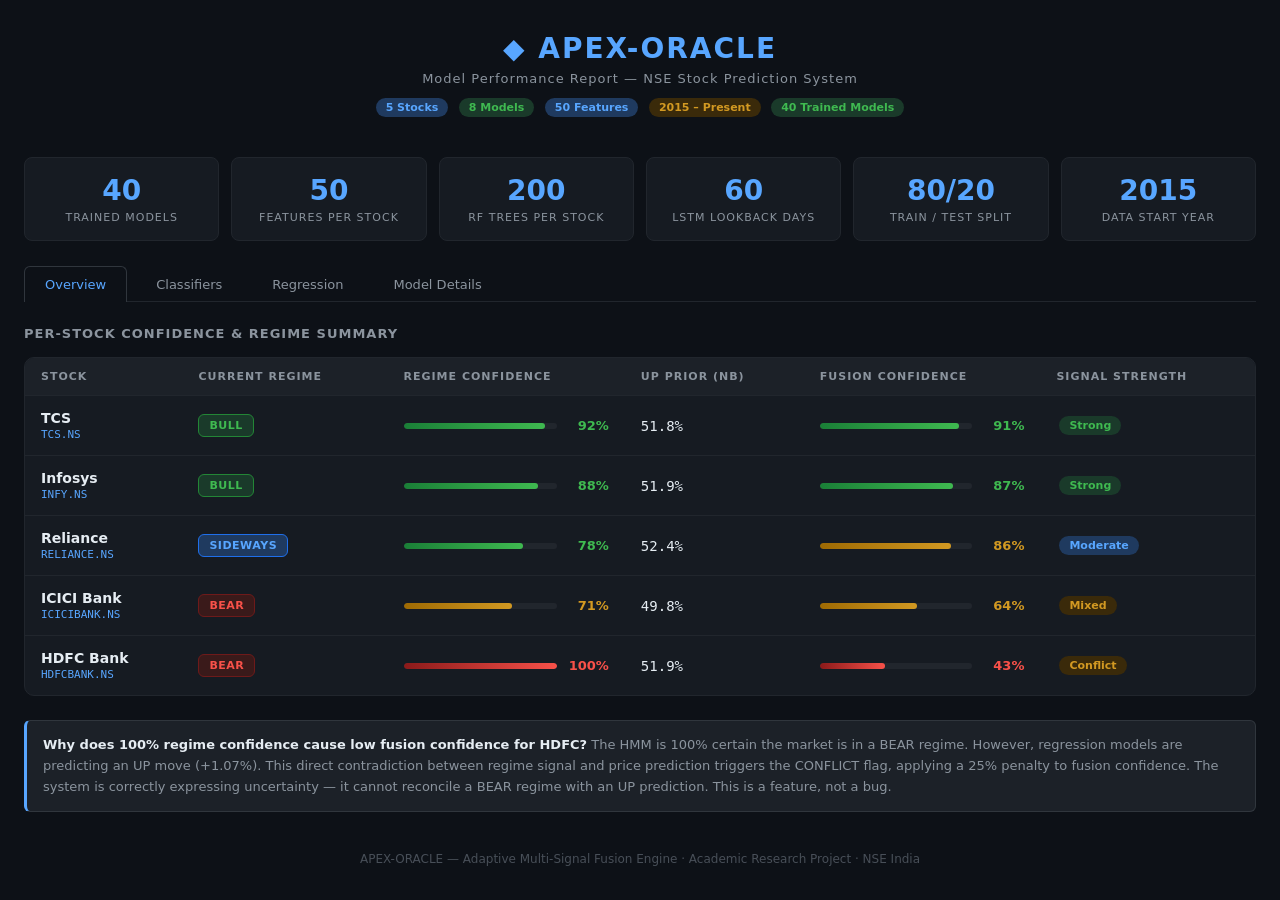
<file: results_table.html>
<!DOCTYPE html>
<html lang="en">
<head>
<meta charset="UTF-8">
<meta name="viewport" content="width=device-width, initial-scale=1.0">
<title>APEX-ORACLE — Model Results</title>
<style>
  * { margin: 0; padding: 0; box-sizing: border-box; }

  body {
    background: #0d1117;
    color: #e6edf3;
    font-family: 'Segoe UI', system-ui, sans-serif;
    font-size: 14px;
    min-height: 100vh;
    padding: 32px 24px;
  }

  .header {
    text-align: center;
    margin-bottom: 40px;
  }

  .header h1 {
    font-size: 28px;
    font-weight: 700;
    color: #58a6ff;
    letter-spacing: 2px;
    margin-bottom: 6px;
  }

  .header .sub {
    color: #8b949e;
    font-size: 13px;
    letter-spacing: 1px;
  }

  .badge {
    display: inline-block;
    padding: 3px 10px;
    border-radius: 20px;
    font-size: 11px;
    font-weight: 600;
    margin: 0 3px;
  }
  .badge-blue  { background: #1f3a5f; color: #58a6ff; }
  .badge-green { background: #1a3a2a; color: #3fb950; }
  .badge-amber { background: #3a2a0a; color: #d29922; }

  .badges { margin-top: 12px; }

  /* Tab navigation */
  .tabs {
    display: flex;
    gap: 8px;
    margin-bottom: 24px;
    border-bottom: 1px solid #21262d;
    padding-bottom: 0;
  }

  .tab {
    padding: 10px 20px;
    cursor: pointer;
    border: 1px solid transparent;
    border-bottom: none;
    border-radius: 6px 6px 0 0;
    color: #8b949e;
    font-size: 13px;
    font-weight: 500;
    background: transparent;
    transition: all 0.2s;
    position: relative;
    bottom: -1px;
  }

  .tab:hover { color: #e6edf3; background: #161b22; }

  .tab.active {
    color: #58a6ff;
    border-color: #30363d;
    border-bottom-color: #0d1117;
    background: #0d1117;
  }

  .tab-content { display: none; }
  .tab-content.active { display: block; }

  /* Cards */
  .section-title {
    font-size: 13px;
    color: #8b949e;
    text-transform: uppercase;
    letter-spacing: 1px;
    margin-bottom: 16px;
    font-weight: 600;
  }

  /* Main results table */
  .table-wrap {
    background: #161b22;
    border: 1px solid #21262d;
    border-radius: 10px;
    overflow: hidden;
    margin-bottom: 24px;
  }

  table {
    width: 100%;
    border-collapse: collapse;
  }

  thead tr {
    background: #1c2128;
  }

  th {
    padding: 12px 16px;
    text-align: left;
    font-size: 11px;
    text-transform: uppercase;
    letter-spacing: 1px;
    color: #8b949e;
    font-weight: 600;
    border-bottom: 1px solid #21262d;
    white-space: nowrap;
  }

  td {
    padding: 14px 16px;
    border-bottom: 1px solid #21262d;
    vertical-align: middle;
  }

  tr:last-child td { border-bottom: none; }

  tr:hover td { background: #1c2128; }

  .stock-name {
    font-weight: 600;
    color: #e6edf3;
    font-size: 14px;
  }

  .stock-ticker {
    font-size: 11px;
    color: #58a6ff;
    margin-top: 2px;
    font-family: monospace;
  }

  /* Accuracy bars */
  .acc-cell { min-width: 140px; }

  .acc-bar-wrap {
    display: flex;
    align-items: center;
    gap: 10px;
  }

  .acc-bar {
    height: 6px;
    border-radius: 3px;
    flex: 1;
    background: #21262d;
    overflow: hidden;
  }

  .acc-fill {
    height: 100%;
    border-radius: 3px;
    transition: width 1s ease;
  }

  .acc-val {
    font-size: 13px;
    font-weight: 600;
    min-width: 42px;
    text-align: right;
  }

  .good  { color: #3fb950; }
  .mid   { color: #d29922; }
  .low   { color: #f85149; }

  .fill-good { background: linear-gradient(90deg, #1a7f37, #3fb950); }
  .fill-mid  { background: linear-gradient(90deg, #9e6a03, #d29922); }
  .fill-low  { background: linear-gradient(90deg, #8b1a1a, #f85149); }

  /* Regime badge */
  .regime {
    display: inline-block;
    padding: 4px 10px;
    border-radius: 6px;
    font-size: 11px;
    font-weight: 700;
    letter-spacing: 0.5px;
  }
  .regime-bull { background: #1a3a2a; color: #3fb950; border: 1px solid #238636; }
  .regime-bear { background: #3a1a1a; color: #f85149; border: 1px solid #6e1a1a; }
  .regime-side { background: #1f3a5f; color: #58a6ff; border: 1px solid #1f6feb; }
  .regime-vol  { background: #3a2a0a; color: #d29922; border: 1px solid #9e6a03; }

  /* Confidence circle */
  .conf-circle {
    width: 48px;
    height: 48px;
    border-radius: 50%;
    display: flex;
    align-items: center;
    justify-content: center;
    font-size: 12px;
    font-weight: 700;
    border: 3px solid;
  }

  /* Model cards */
  .model-grid {
    display: grid;
    grid-template-columns: repeat(auto-fit, minmax(280px, 1fr));
    gap: 16px;
    margin-bottom: 24px;
  }

  .model-card {
    background: #161b22;
    border: 1px solid #21262d;
    border-radius: 10px;
    padding: 20px;
    transition: border-color 0.2s;
  }

  .model-card:hover { border-color: #388bfd; }

  .model-card-header {
    display: flex;
    justify-content: space-between;
    align-items: flex-start;
    margin-bottom: 16px;
  }

  .model-name {
    font-size: 15px;
    font-weight: 600;
    color: #e6edf3;
  }

  .model-type {
    font-size: 11px;
    color: #8b949e;
    margin-top: 3px;
  }

  .model-type-badge {
    padding: 3px 8px;
    border-radius: 4px;
    font-size: 10px;
    font-weight: 600;
    text-transform: uppercase;
  }

  .type-reg { background: #1f3a5f; color: #58a6ff; }
  .type-cls { background: #1a3a2a; color: #3fb950; }
  .type-reg2 { background: #3a1a3a; color: #d2a8ff; }

  .model-stat {
    display: flex;
    justify-content: space-between;
    align-items: center;
    padding: 8px 0;
    border-bottom: 1px solid #21262d;
    font-size: 13px;
  }

  .model-stat:last-child { border-bottom: none; }
  .stat-label { color: #8b949e; }
  .stat-val { color: #e6edf3; font-weight: 500; font-family: monospace; }

  /* Summary metrics */
  .metrics-row {
    display: grid;
    grid-template-columns: repeat(auto-fit, minmax(160px, 1fr));
    gap: 12px;
    margin-bottom: 24px;
  }

  .metric-card {
    background: #161b22;
    border: 1px solid #21262d;
    border-radius: 8px;
    padding: 16px;
    text-align: center;
  }

  .metric-val {
    font-size: 28px;
    font-weight: 700;
    color: #58a6ff;
    margin-bottom: 4px;
  }

  .metric-label {
    font-size: 11px;
    color: #8b949e;
    text-transform: uppercase;
    letter-spacing: 1px;
  }

  /* Note box */
  .note {
    background: #1c2128;
    border: 1px solid #30363d;
    border-left: 3px solid #58a6ff;
    border-radius: 6px;
    padding: 14px 16px;
    font-size: 13px;
    color: #8b949e;
    line-height: 1.6;
    margin-top: 16px;
  }

  .note strong { color: #e6edf3; }

  /* Prior bar */
  .prior-bar {
    display: flex;
    height: 8px;
    border-radius: 4px;
    overflow: hidden;
    margin-top: 8px;
  }

  .prior-up   { background: #3fb950; }
  .prior-down { background: #f85149; }

  .footer {
    text-align: center;
    margin-top: 40px;
    color: #484f58;
    font-size: 12px;
  }
</style>
</head>
<body>

<div class="header">
  <h1>◆ APEX-ORACLE</h1>
  <div class="sub">Model Performance Report — NSE Stock Prediction System</div>
  <div class="badges">
    <span class="badge badge-blue">5 Stocks</span>
    <span class="badge badge-green">8 Models</span>
    <span class="badge badge-blue">50 Features</span>
    <span class="badge badge-amber">2015 – Present</span>
    <span class="badge badge-green">40 Trained Models</span>
  </div>
</div>

<!-- Summary Metrics -->
<div class="metrics-row">
  <div class="metric-card">
    <div class="metric-val">40</div>
    <div class="metric-label">Trained Models</div>
  </div>
  <div class="metric-card">
    <div class="metric-val">50</div>
    <div class="metric-label">Features per Stock</div>
  </div>
  <div class="metric-card">
    <div class="metric-val">200</div>
    <div class="metric-label">RF Trees per Stock</div>
  </div>
  <div class="metric-card">
    <div class="metric-val">60</div>
    <div class="metric-label">LSTM Lookback Days</div>
  </div>
  <div class="metric-card">
    <div class="metric-val">80/20</div>
    <div class="metric-label">Train / Test Split</div>
  </div>
  <div class="metric-card">
    <div class="metric-val">2015</div>
    <div class="metric-label">Data Start Year</div>
  </div>
</div>

<!-- Tabs -->
<div class="tabs">
  <div class="tab active" onclick="switchTab('overview')">Overview</div>
  <div class="tab" onclick="switchTab('classifiers')">Classifiers</div>
  <div class="tab" onclick="switchTab('regression')">Regression</div>
  <div class="tab" onclick="switchTab('models')">Model Details</div>
</div>

<!-- TAB: OVERVIEW -->
<div id="tab-overview" class="tab-content active">
  <div class="section-title">Per-stock confidence & regime summary</div>
  <div class="table-wrap">
    <table>
      <thead>
        <tr>
          <th>Stock</th>
          <th>Current Regime</th>
          <th>Regime Confidence</th>
          <th>UP Prior (NB)</th>
          <th>Fusion Confidence</th>
          <th>Signal Strength</th>
        </tr>
      </thead>
      <tbody>
        <tr>
          <td>
            <div class="stock-name">TCS</div>
            <div class="stock-ticker">TCS.NS</div>
          </td>
          <td><span class="regime regime-bull">BULL</span></td>
          <td>
            <div class="acc-bar-wrap">
              <div class="acc-bar"><div class="acc-fill fill-good" style="width:92%"></div></div>
              <span class="acc-val good">92%</span>
            </div>
          </td>
          <td><span class="stat-val">51.8%</span></td>
          <td>
            <div class="acc-bar-wrap">
              <div class="acc-bar"><div class="acc-fill fill-good" style="width:91%"></div></div>
              <span class="acc-val good">91%</span>
            </div>
          </td>
          <td><span class="badge badge-green">Strong</span></td>
        </tr>
        <tr>
          <td>
            <div class="stock-name">Infosys</div>
            <div class="stock-ticker">INFY.NS</div>
          </td>
          <td><span class="regime regime-bull">BULL</span></td>
          <td>
            <div class="acc-bar-wrap">
              <div class="acc-bar"><div class="acc-fill fill-good" style="width:88%"></div></div>
              <span class="acc-val good">88%</span>
            </div>
          </td>
          <td><span class="stat-val">51.9%</span></td>
          <td>
            <div class="acc-bar-wrap">
              <div class="acc-bar"><div class="acc-fill fill-good" style="width:87%"></div></div>
              <span class="acc-val good">87%</span>
            </div>
          </td>
          <td><span class="badge badge-green">Strong</span></td>
        </tr>
        <tr>
          <td>
            <div class="stock-name">Reliance</div>
            <div class="stock-ticker">RELIANCE.NS</div>
          </td>
          <td><span class="regime regime-side">SIDEWAYS</span></td>
          <td>
            <div class="acc-bar-wrap">
              <div class="acc-bar"><div class="acc-fill fill-good" style="width:78%"></div></div>
              <span class="acc-val good">78%</span>
            </div>
          </td>
          <td><span class="stat-val">52.4%</span></td>
          <td>
            <div class="acc-bar-wrap">
              <div class="acc-bar"><div class="acc-fill fill-mid" style="width:86%"></div></div>
              <span class="acc-val mid">86%</span>
            </div>
          </td>
          <td><span class="badge badge-blue">Moderate</span></td>
        </tr>
        <tr>
          <td>
            <div class="stock-name">ICICI Bank</div>
            <div class="stock-ticker">ICICIBANK.NS</div>
          </td>
          <td><span class="regime regime-bear">BEAR</span></td>
          <td>
            <div class="acc-bar-wrap">
              <div class="acc-bar"><div class="acc-fill fill-mid" style="width:71%"></div></div>
              <span class="acc-val mid">71%</span>
            </div>
          </td>
          <td><span class="stat-val">49.8%</span></td>
          <td>
            <div class="acc-bar-wrap">
              <div class="acc-bar"><div class="acc-fill fill-mid" style="width:64%"></div></div>
              <span class="acc-val mid">64%</span>
            </div>
          </td>
          <td><span class="badge badge-amber">Mixed</span></td>
        </tr>
        <tr>
          <td>
            <div class="stock-name">HDFC Bank</div>
            <div class="stock-ticker">HDFCBANK.NS</div>
          </td>
          <td><span class="regime regime-bear">BEAR</span></td>
          <td>
            <div class="acc-bar-wrap">
              <div class="acc-bar"><div class="acc-fill fill-low" style="width:100%"></div></div>
              <span class="acc-val low">100%</span>
            </div>
          </td>
          <td><span class="stat-val">51.9%</span></td>
          <td>
            <div class="acc-bar-wrap">
              <div class="acc-bar"><div class="acc-fill fill-low" style="width:43%"></div></div>
              <span class="acc-val low">43%</span>
            </div>
          </td>
          <td><span class="badge badge-amber">Conflict</span></td>
        </tr>
      </tbody>
    </table>
  </div>

  <div class="note">
    <strong>Why does 100% regime confidence cause low fusion confidence for HDFC?</strong>
    The HMM is 100% certain the market is in a BEAR regime. However, regression models are predicting an UP move (+1.07%). This direct contradiction between regime signal and price prediction triggers the CONFLICT flag, applying a 25% penalty to fusion confidence. The system is correctly expressing uncertainty — it cannot reconcile a BEAR regime with an UP prediction. This is a feature, not a bug.
  </div>
</div>

<!-- TAB: CLASSIFIERS -->
<div id="tab-classifiers" class="tab-content">
  <div class="section-title">Classification model analysis — direction prediction (UP / DOWN)</div>
  <div class="table-wrap">
    <table>
      <thead>
        <tr>
          <th>Stock</th>
          <th>NB — UP Prior</th>
          <th>LR — Max Coefficient</th>
          <th>LR — Convergence</th>
          <th>RF — Trees</th>
          <th>RF — Top-5 Feature Conc.</th>
          <th>SVM — Support Vectors</th>
        </tr>
      </thead>
      <tbody>
        <tr>
          <td><div class="stock-name">Reliance</div></td>
          <td>
            <div>52.4% UP / 47.6% DOWN</div>
            <div class="prior-bar">
              <div class="prior-up" style="width:52.4%"></div>
              <div class="prior-down" style="width:47.6%"></div>
            </div>
          </td>
          <td><span class="stat-val good">0.4353</span></td>
          <td><span class="stat-val">58 iterations</span></td>
          <td><span class="stat-val">200</span></td>
          <td><span class="stat-val">16.9%</span></td>
          <td><span class="stat-val">2,093</span></td>
        </tr>
        <tr>
          <td><div class="stock-name">TCS</div></td>
          <td>
            <div>51.8% UP / 48.2% DOWN</div>
            <div class="prior-bar">
              <div class="prior-up" style="width:51.8%"></div>
              <div class="prior-down" style="width:48.2%"></div>
            </div>
          </td>
          <td><span class="stat-val good">0.4609</span></td>
          <td><span class="stat-val">47 iterations</span></td>
          <td><span class="stat-val">200</span></td>
          <td><span class="stat-val">16.8%</span></td>
          <td><span class="stat-val">2,061</span></td>
        </tr>
        <tr>
          <td><div class="stock-name">Infosys</div></td>
          <td>
            <div>51.9% UP / 48.1% DOWN</div>
            <div class="prior-bar">
              <div class="prior-up" style="width:51.9%"></div>
              <div class="prior-down" style="width:48.1%"></div>
            </div>
          </td>
          <td><span class="stat-val good">0.5493</span></td>
          <td><span class="stat-val">65 iterations</span></td>
          <td><span class="stat-val">200</span></td>
          <td><span class="stat-val">17.0%</span></td>
          <td><span class="stat-val">2,082</span></td>
        </tr>
        <tr>
          <td><div class="stock-name">HDFC Bank</div></td>
          <td>
            <div>51.9% UP / 48.1% DOWN</div>
            <div class="prior-bar">
              <div class="prior-up" style="width:51.9%"></div>
              <div class="prior-down" style="width:48.1%"></div>
            </div>
          </td>
          <td><span class="stat-val mid">0.7090</span></td>
          <td><span class="stat-val">75 iterations ⚠</span></td>
          <td><span class="stat-val">200</span></td>
          <td><span class="stat-val">17.1%</span></td>
          <td><span class="stat-val">2,099</span></td>
        </tr>
        <tr>
          <td><div class="stock-name">ICICI Bank</div></td>
          <td>
            <div>49.8% UP / 50.2% DOWN</div>
            <div class="prior-bar">
              <div class="prior-up" style="width:49.8%"></div>
              <div class="prior-down" style="width:50.2%"></div>
            </div>
          </td>
          <td><span class="stat-val good">0.5379</span></td>
          <td><span class="stat-val">61 iterations</span></td>
          <td><span class="stat-val">200</span></td>
          <td><span class="stat-val">16.7%</span></td>
          <td><span class="stat-val">2,092</span></td>
        </tr>
      </tbody>
    </table>
  </div>

  <div class="note">
    <strong>Reading these numbers:</strong> The NB UP Prior shows how often the stock went up historically — all stocks are near 50/50, confirming balanced training data. LR Max Coefficient shows signal strength — HDFC Bank's 0.709 is highest, meaning it needed the largest weights to find a pattern (harder to classify). TCS converged fastest (47 iterations) — it has the clearest patterns. SVM support vectors count how many training points sit on the decision boundary — higher means a harder classification problem.
  </div>
</div>

<!-- TAB: REGRESSION -->
<div id="tab-regression" class="tab-content">
  <div class="section-title">Regression model architecture — price prediction (₹)</div>
  <div class="table-wrap">
    <table>
      <thead>
        <tr>
          <th>Model</th>
          <th>Type</th>
          <th>Input Features</th>
          <th>Architecture</th>
          <th>Training Strategy</th>
          <th>Output</th>
          <th>Best Regime</th>
        </tr>
      </thead>
      <tbody>
        <tr>
          <td><strong>LSTM</strong></td>
          <td><span class="badge badge-blue">Deep Learning</span></td>
          <td>50 features × 60 days</td>
          <td>LSTM(64) → Dropout(0.2) → LSTM(32) → Dense(16) → Dense(1)</td>
          <td>Adam optimizer, MSE loss, EarlyStopping(patience=5)</td>
          <td>Next-day close price ₹</td>
          <td><span class="regime regime-bull">BULL</span></td>
        </tr>
        <tr>
          <td><strong>XGBoost</strong></td>
          <td><span class="badge badge-blue">Gradient Boost</span></td>
          <td>50 features</td>
          <td>200 trees, max_depth=6, lr=0.05, subsample=0.8</td>
          <td>Early stopping on test set eval</td>
          <td>Next-day close price ₹</td>
          <td><span class="regime regime-bear">BEAR</span></td>
        </tr>
        <tr>
          <td><strong>ARIMA</strong></td>
          <td><span class="badge badge-amber">Statistical (R)</span></td>
          <td>Close price time series</td>
          <td>Auto ARIMA — AIC-optimised p,d,q</td>
          <td>auto.arima() with stepwise search</td>
          <td>Next-day close price ₹</td>
          <td><span class="regime regime-side">SIDEWAYS</span></td>
        </tr>
        <tr>
          <td><strong>GARCH</strong></td>
          <td><span class="badge badge-amber">Statistical (R)</span></td>
          <td>Return series + volatility</td>
          <td>GARCH(1,1) with normal innovations</td>
          <td>Maximum likelihood estimation</td>
          <td>Next-day close + volatility ₹</td>
          <td><span class="regime regime-vol">HIGH VOL</span></td>
        </tr>
      </tbody>
    </table>
  </div>

  <div class="section-title" style="margin-top:24px">Regime-aware model weights (from config.py)</div>
  <div class="table-wrap">
    <table>
      <thead>
        <tr>
          <th>Regime</th>
          <th>ARIMA Weight</th>
          <th>GARCH Weight</th>
          <th>LSTM Weight</th>
          <th>XGBoost Weight</th>
          <th>Reasoning</th>
        </tr>
      </thead>
      <tbody>
        <tr>
          <td><span class="regime regime-bull">BULL</span></td>
          <td>25%</td>
          <td>10%</td>
          <td><strong class="good">35%</strong></td>
          <td>30%</td>
          <td>Sequential patterns dominate in trending markets</td>
        </tr>
        <tr>
          <td><span class="regime regime-bear">BEAR</span></td>
          <td>15%</td>
          <td>25%</td>
          <td>25%</td>
          <td><strong class="good">35%</strong></td>
          <td>XGBoost captures non-linear downside features</td>
        </tr>
        <tr>
          <td><span class="regime regime-side">SIDEWAYS</span></td>
          <td><strong class="good">40%</strong></td>
          <td>15%</td>
          <td>15%</td>
          <td>30%</td>
          <td>Mean reversion — ARIMA most reliable in range-bound</td>
        </tr>
        <tr>
          <td><span class="regime regime-vol">HIGH VOL</span></td>
          <td>15%</td>
          <td><strong class="good">40%</strong></td>
          <td>20%</td>
          <td>25%</td>
          <td>GARCH explicitly models volatility clustering</td>
        </tr>
      </tbody>
    </table>
  </div>
</div>

<!-- TAB: MODEL DETAILS -->
<div id="tab-models" class="tab-content">
  <div class="section-title">Individual model specifications</div>
  <div class="model-grid">

    <div class="model-card">
      <div class="model-card-header">
        <div>
          <div class="model-name">LSTM</div>
          <div class="model-type">Long Short-Term Memory</div>
        </div>
        <span class="model-type-badge type-reg">Regression</span>
      </div>
      <div class="model-stat"><span class="stat-label">Architecture</span><span class="stat-val">64 → 32 → 16 → 1</span></div>
      <div class="model-stat"><span class="stat-label">Lookback window</span><span class="stat-val">60 trading days</span></div>
      <div class="model-stat"><span class="stat-label">Input features</span><span class="stat-val">50 per timestep</span></div>
      <div class="model-stat"><span class="stat-label">Dropout</span><span class="stat-val">0.2 (both layers)</span></div>
      <div class="model-stat"><span class="stat-label">Optimizer</span><span class="stat-val">Adam, loss=MSE</span></div>
      <div class="model-stat"><span class="stat-label">Saved as</span><span class="stat-val">lstm_{ticker}.keras</span></div>
    </div>

    <div class="model-card">
      <div class="model-card-header">
        <div>
          <div class="model-name">XGBoost</div>
          <div class="model-type">Extreme Gradient Boosting</div>
        </div>
        <span class="model-type-badge type-reg">Regression</span>
      </div>
      <div class="model-stat"><span class="stat-label">Estimators</span><span class="stat-val">200 trees</span></div>
      <div class="model-stat"><span class="stat-label">Max depth</span><span class="stat-val">6</span></div>
      <div class="model-stat"><span class="stat-label">Learning rate</span><span class="stat-val">0.05</span></div>
      <div class="model-stat"><span class="stat-label">Subsample</span><span class="stat-val">0.8</span></div>
      <div class="model-stat"><span class="stat-label">Col sample</span><span class="stat-val">0.8</span></div>
      <div class="model-stat"><span class="stat-label">SHAP support</span><span class="stat-val">TreeExplainer ✓</span></div>
    </div>

    <div class="model-card">
      <div class="model-card-header">
        <div>
          <div class="model-name">Random Forest</div>
          <div class="model-type">Ensemble Decision Trees</div>
        </div>
        <span class="model-type-badge type-cls">Classifier</span>
      </div>
      <div class="model-stat"><span class="stat-label">Trees per stock</span><span class="stat-val">200</span></div>
      <div class="model-stat"><span class="stat-label">Max depth</span><span class="stat-val">10</span></div>
      <div class="model-stat"><span class="stat-label">Min samples split</span><span class="stat-val">5</span></div>
      <div class="model-stat"><span class="stat-label">Model size</span><span class="stat-val">~3,500 KB</span></div>
      <div class="model-stat"><span class="stat-label">Feature importance</span><span class="stat-val">Gini impurity ✓</span></div>
      <div class="model-stat"><span class="stat-label">Output</span><span class="stat-val">UP/DOWN + probability</span></div>
    </div>

    <div class="model-card">
      <div class="model-card-header">
        <div>
          <div class="model-name">SVM</div>
          <div class="model-type">Support Vector Machine</div>
        </div>
        <span class="model-type-badge type-cls">Classifier</span>
      </div>
      <div class="model-stat"><span class="stat-label">Kernel</span><span class="stat-val">RBF</span></div>
      <div class="model-stat"><span class="stat-label">C (regularization)</span><span class="stat-val">1.0</span></div>
      <div class="model-stat"><span class="stat-label">Gamma</span><span class="stat-val">scale</span></div>
      <div class="model-stat"><span class="stat-label">Avg support vectors</span><span class="stat-val">~2,085 per stock</span></div>
      <div class="model-stat"><span class="stat-label">Probability</span><span class="stat-val">Platt scaling ✓</span></div>
      <div class="model-stat"><span class="stat-label">Scaler</span><span class="stat-val">StandardScaler</span></div>
    </div>

    <div class="model-card">
      <div class="model-card-header">
        <div>
          <div class="model-name">Logistic Regression</div>
          <div class="model-type">Linear Classifier</div>
        </div>
        <span class="model-type-badge type-cls">Classifier</span>
      </div>
      <div class="model-stat"><span class="stat-label">Penalty</span><span class="stat-val">L2 (Ridge)</span></div>
      <div class="model-stat"><span class="stat-label">C</span><span class="stat-val">1.0</span></div>
      <div class="model-stat"><span class="stat-label">Max iterations</span><span class="stat-val">1000</span></div>
      <div class="model-stat"><span class="stat-label">HDFC convergence</span><span class="stat-val">75 iters ⚠</span></div>
      <div class="model-stat"><span class="stat-label">TCS convergence</span><span class="stat-val">47 iters ✓</span></div>
      <div class="model-stat"><span class="stat-label">Interpretability</span><span class="stat-val">Coefficients ✓</span></div>
    </div>

    <div class="model-card">
      <div class="model-card-header">
        <div>
          <div class="model-name">Naive Bayes</div>
          <div class="model-type">Gaussian Probabilistic</div>
        </div>
        <span class="model-type-badge type-cls">Classifier</span>
      </div>
      <div class="model-stat"><span class="stat-label">Type</span><span class="stat-val">GaussianNB</span></div>
      <div class="model-stat"><span class="stat-label">Var smoothing</span><span class="stat-val">1e-09</span></div>
      <div class="model-stat"><span class="stat-label">ICICI UP prior</span><span class="stat-val">49.8% — balanced</span></div>
      <div class="model-stat"><span class="stat-label">Reliance UP prior</span><span class="stat-val">52.4% — slight UP bias</span></div>
      <div class="model-stat"><span class="stat-label">Speed</span><span class="stat-val">Fastest classifier</span></div>
      <div class="model-stat"><span class="stat-label">Sentiment fit</span><span class="stat-val">Excellent ✓</span></div>
    </div>

    <div class="model-card">
      <div class="model-card-header">
        <div>
          <div class="model-name">HMM Regime Detector</div>
          <div class="model-type">Hidden Markov Model</div>
        </div>
        <span class="model-type-badge type-reg2">Regime</span>
      </div>
      <div class="model-stat"><span class="stat-label">States</span><span class="stat-val">4 (BULL/BEAR/SIDE/VOL)</span></div>
      <div class="model-stat"><span class="stat-label">Covariance type</span><span class="stat-val">Full</span></div>
      <div class="model-stat"><span class="stat-label">EM iterations</span><span class="stat-val">200</span></div>
      <div class="model-stat"><span class="stat-label">Input features</span><span class="stat-val">5 (vol, mom, vol_ratio, trend, rsi_dev)</span></div>
      <div class="model-stat"><span class="stat-label">HDFC confidence</span><span class="stat-val">100% BEAR</span></div>
      <div class="model-stat"><span class="stat-label">Role</span><span class="stat-val">Controls fusion weights</span></div>
    </div>

    <div class="model-card">
      <div class="model-card-header">
        <div>
          <div class="model-name">ARIMA + GARCH</div>
          <div class="model-type">Statistical Models (R)</div>
        </div>
        <span class="model-type-badge type-reg">Regression</span>
      </div>
      <div class="model-stat"><span class="stat-label">ARIMA selection</span><span class="stat-val">Auto AIC minimisation</span></div>
      <div class="model-stat"><span class="stat-label">GARCH type</span><span class="stat-val">GARCH(1,1)</span></div>
      <div class="model-stat"><span class="stat-label">Language</span><span class="stat-val">R (via subprocess)</span></div>
      <div class="model-stat"><span class="stat-label">Graceful skip</span><span class="stat-val">If R not installed ✓</span></div>
      <div class="model-stat"><span class="stat-label">GARCH output</span><span class="stat-val">Price + volatility forecast</span></div>
      <div class="model-stat"><span class="stat-label">Best for</span><span class="stat-val">HIGH_VOLATILITY regime</span></div>
    </div>

  </div>

  <div class="note">
    <strong>Total model storage:</strong> 40 trained model files across 5 stocks. LSTM files are ~538 KB each (neural network weights). Random Forest files are ~3,500 KB each (200 full decision trees stored). SVM files are ~860 KB each (support vectors). XGBoost ~680 KB. HMM, LR, and NB are under 5 KB each — very lightweight.
  </div>
</div>

<div class="footer">
  APEX-ORACLE — Adaptive Multi-Signal Fusion Engine · Academic Research Project · NSE India
</div>

<script>
function switchTab(name) {
  document.querySelectorAll('.tab').forEach(t => t.classList.remove('active'));
  document.querySelectorAll('.tab-content').forEach(t => t.classList.remove('active'));
  event.target.classList.add('active');
  document.getElementById('tab-' + name).classList.add('active');
}

// Animate bars on load
window.addEventListener('load', () => {
  document.querySelectorAll('.acc-fill').forEach(el => {
    const w = el.style.width;
    el.style.width = '0';
    setTimeout(() => { el.style.width = w; }, 100);
  });
});
</script>
</body>
</html>
</file>
